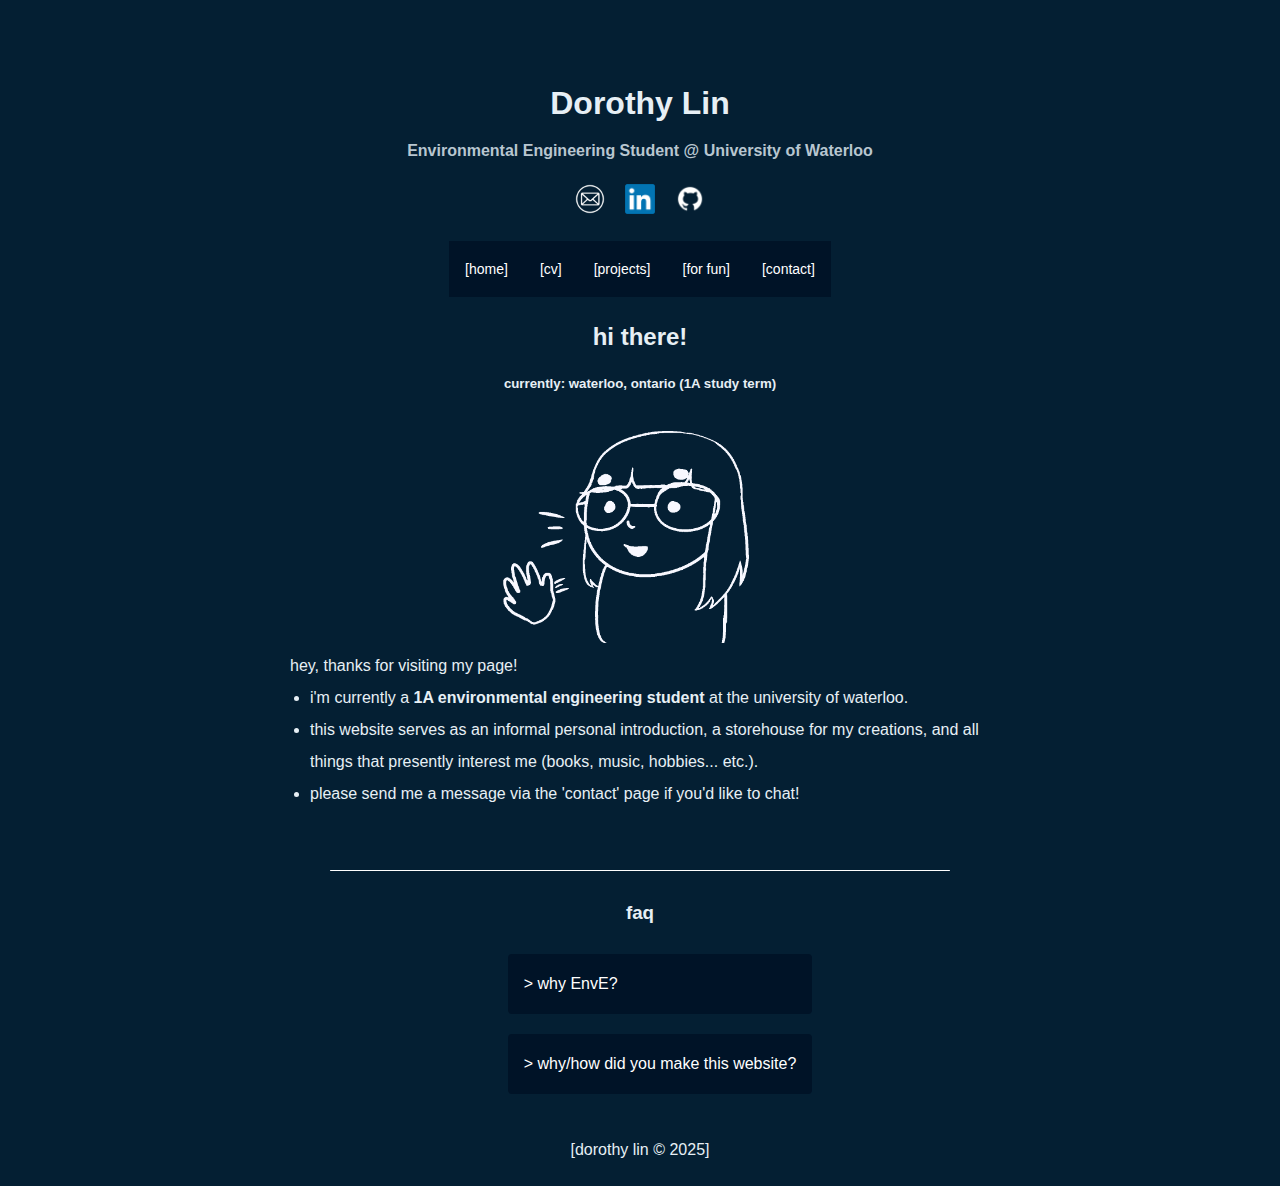
<file: index.html>
<!DOCTYPE html>
<html lang="en">
<head>
  <meta charset="UTF-8">
  <meta name="viewport" content="width=device-width, initial-scale=1.0">
   <link rel="stylesheet" href="style.css">
  <title>Dorothy Lin</title>
  <link rel="icon" type="image/x-icon" href="https://static.vecteezy.com/system/resources/previews/009/663/254/non_2x/water-drop-icon-transparent-free-png.png">
</head>
<body>
  <main>
    <h1>Dorothy Lin</h1>
    
    <h4>Environmental Engineering Student @ University of Waterloo</h4>
    
     <div class="social-links">
    <a href="mailto:d75lin@uwaterloo.ca" target="_blank">
      <img src=images/emailicon.png alt="Email" class="social-logo">
    </a>
    <a href="https://www.linkedin.com/in/dorothy-lin-a3750927a/" target="_blank">
      <img src=images/linkedinicon.png alt="LinkedIn" class="social-logo">
    </a>
    <a href="https://github.com/dorothy-yf-lin" target="_blank">
      <img src=images/githubicon.png alt="Github" class="social-logo">
    </a>
      </div>
  
    <nav class="navbar">
      <ul>
          <li><a href=index.html>[home]</a></li>
          <li><a href=cv.html>[cv]</a></li>
          <li><a href=projects.html>[projects]</a></li>
          <li><a href=fun.html>[for fun]</a></li>
          <li><a href=contact.html>[contact]</a></li>
      </ul>
    </nav>
    
    <h2>hi there!</h2>
    
    <h5>currently: waterloo, ontario (1A study term)</h5>
    
    <img src= images/welcome.gif
    style= "width:300px;height:225px">
    
    
    <p>hey, thanks for visiting my page!</p>
    
    <ul>
      <li>i'm currently a <strong> 1A environmental engineering student </strong> at the university of waterloo. </li>
      <li>this website serves as an informal personal introduction, a storehouse for my creations, and all things that presently interest me (books, music, hobbies... etc.).</li>
      <li>please send me a message via the 'contact' page if you'd like to chat!</li>
    </ul>
    
  
  </main>
  <hr>
  
  <h3>faq</h3>
  <ul>
    <details>
    <summary>> why EnvE?</summary>
      <ul>
        <li>water! i wanted to choose a career that would allow me to help me positively impact human health and responsibly manage the physical resources we've been given</li>
        <li>i intend on doing specializations in water resources (to fulfill my interest in drinking water treatment) and data modelling and analysis (out of personal interest in programming) in upper years!</li>
      </ul>
    </details>
  
  <details>
    <summary>> why/how did you make this website?</summary>
      <ul>
        <li>while it is very far from complete, i initially created this site on neocities to play around with html\css... i have since hosted it on github. please let me know if you can help me make this look nicer :)</li>
      </ul>
    </details>
  </ul>
  
  
  <footer class="footer">
      <p>[dorothy lin © 2025]</p>
  </footer>
  
</body>
</html>
</file>
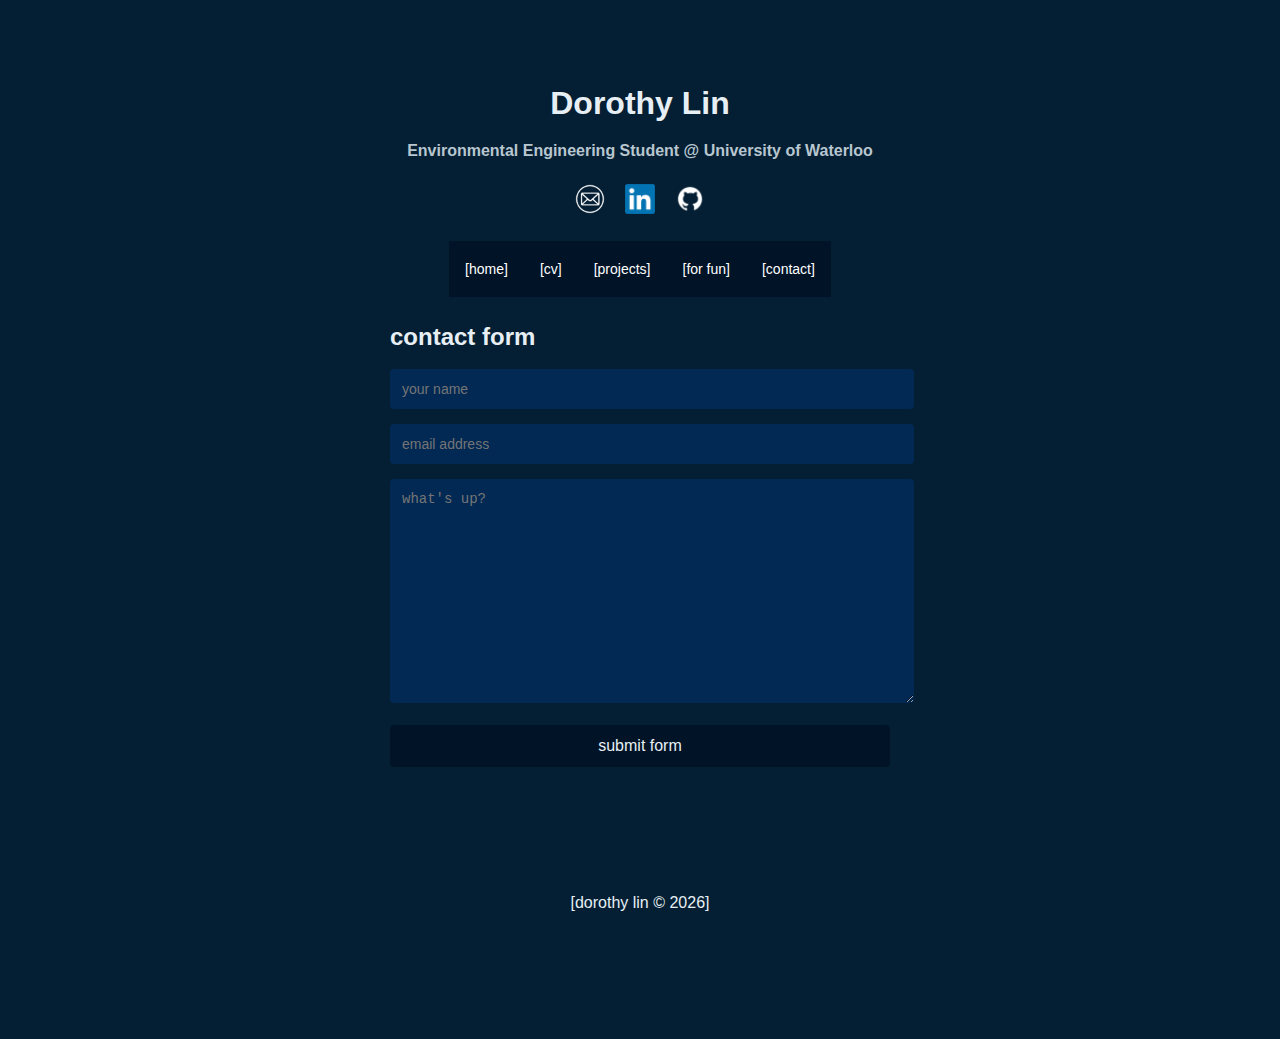
<file: contact.html>
<!DOCTYPE html>
<html>
  <head>
    <meta charset="UTF-8">
    <meta name="viewport" content="width=device-width, initial-scale=1.0">
    <link rel="stylesheet" href="style.css">
    <title>Dorothy Lin</title>
  
</head>
<body>
  <main>
    <h1>Dorothy Lin</h1>
    
    <h4>Environmental Engineering Student @ University of Waterloo</h4>
    
      <div class="social-links">
    <a href="mailto:d75lin@uwaterloo.ca" target="_blank">
      <img src=images/emailicon.png alt="Email" class="social-logo">
    </a>
    <a href="https://www.linkedin.com/in/dorothy-lin-a3750927a/" target="_blank">
      <img src=images/linkedinicon.png alt="LinkedIn" class="social-logo">
    </a>
    <a href="https://github.com/dorothy-yf-lin" target="_blank">
      <img src=images/githubicon.png alt="Github" class="social-logo">
    </a>
      </div>
  
    <nav class="navbar">
      <ul>
          <li><a href=index.html>[home]</a></li>
          <li><a href=cv.html>[cv]</a></li>
          <li><a href=projects.html>[projects]</a></li>
          <li><a href=fun.html>[for fun]</a></li>
          <li><a href=contact.html>[contact]</a></li>
      </ul>
    </nav>
    
    <div class="container">
      <h2>contact form</h2>
        <form id="contact-form" action="https://formsubmit.co/d11366095152fccc0693afc5312bb4ee" method="POST">
          <input type="hidden" name="_captcha" value="false">
        
          <input type="text" name="name" placeholder="your name" required>
          <input type="email" name="email" placeholder="email address" required>
          <textarea name="message" placeholder="what's up?" rows="5" required></textarea>
        
          <button type="submit">submit form</button>
        </form>
        
        <p id="form-message" style="display:none; color:green; font-weight:bold;">
          submitted! i'll get back to you soon.
        </p>
        
        <script>
          const form = document.getElementById("contact-form");
          const message = document.getElementById("form-message");
        
          form.addEventListener("submit", function(e) {
            e.preventDefault(); 
            const data = new FormData(form);
        
            fetch(form.action, {
              method: "POST",
              body: data,
            }).then(() => {
              form.reset();                 
              message.style.display = "block"; 
            });
          });
        </script>
    </div>
    
  </main>
  
  <footer class="footer">
      <p>[dorothy lin © 2026]</p>
  </footer>
  
</body>
</html>
</file>
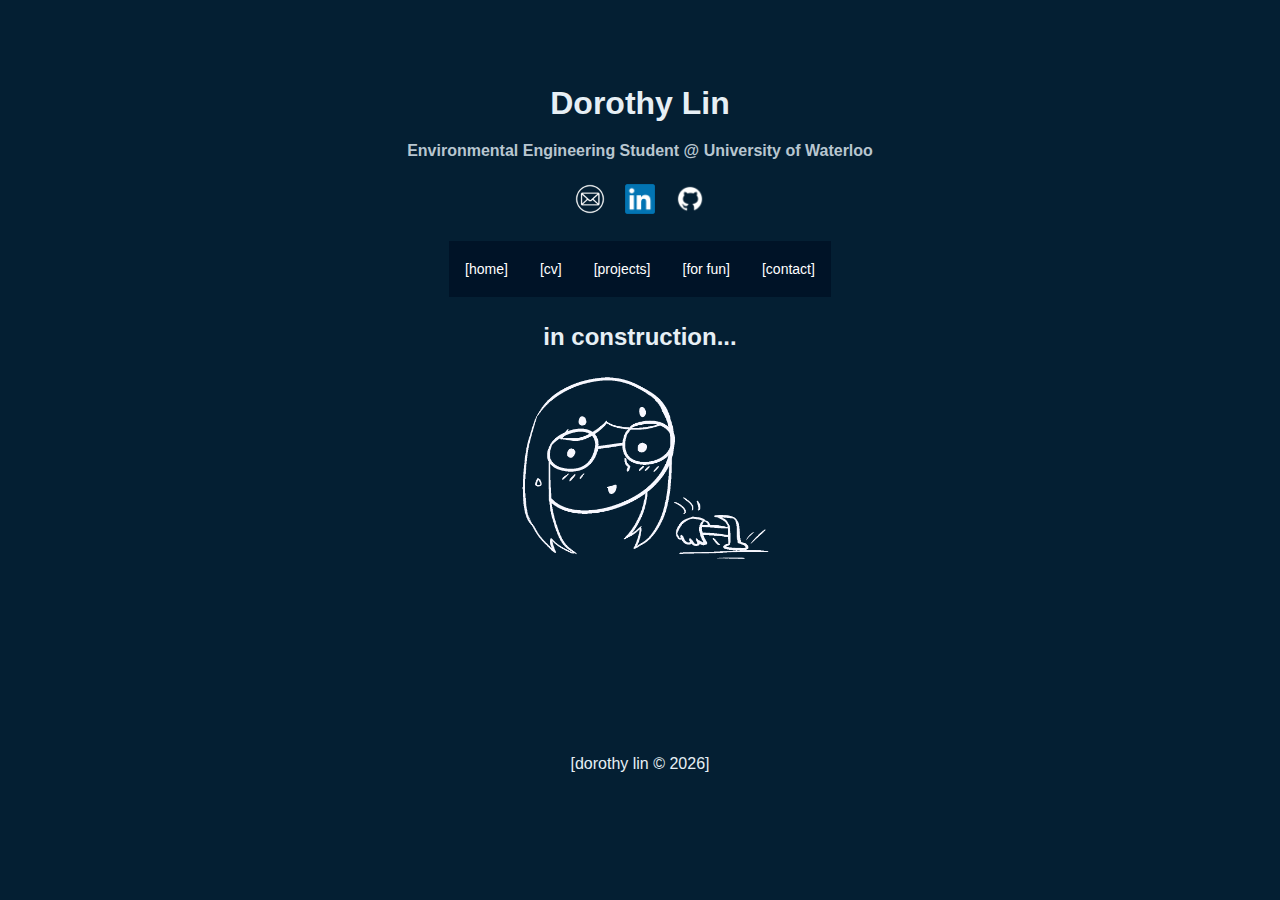
<file: cv.html>
<!DOCTYPE html>
<html>
  <head>
    <meta charset="UTF-8">
    <meta name="viewport" content="width=device-width, initial-scale=1.0">
    <link rel="stylesheet" href="style.css">
  <title>Dorothy Lin</title>
  
</head>
<body>
  <main>
    <h1>Dorothy Lin</h1>
    
    <h4>Environmental Engineering Student @ University of Waterloo</h4>
    
      <div class="social-links">
    <a href="mailto:d75lin@uwaterloo.ca" target="_blank">
      <img src=images/emailicon.png alt="Email" class="social-logo">
    </a>
    <a href="https://www.linkedin.com/in/dorothy-lin-a3750927a/" target="_blank">
      <img src=images/linkedinicon.png alt="LinkedIn" class="social-logo">
    </a>
    <a href="https://github.com/dorothy-yf-lin" target="_blank">
      <img src=images/githubicon.png alt="Github" class="social-logo">
    </a>
      </div>
  
    <nav class="navbar">
      <ul>
          <li><a href=index.html>[home]</a></li>
          <li><a href=cv.html>[cv]</a></li>
          <li><a href=projects.html>[projects]</a></li>
          <li><a href=fun.html>[for fun]</a></li>
          <li><a href=contact.html>[contact]</a></li>
      </ul>
    </nav>
    
    <h2>in construction...</h2>
    
    <img src= images/wip.gif
    style= "width:300px;height:200px">
    
  </main>
  
  <footer class="footer">
      <p>[dorothy lin © 2026]</p>
  </footer>
  
</body>
</html>
</file>
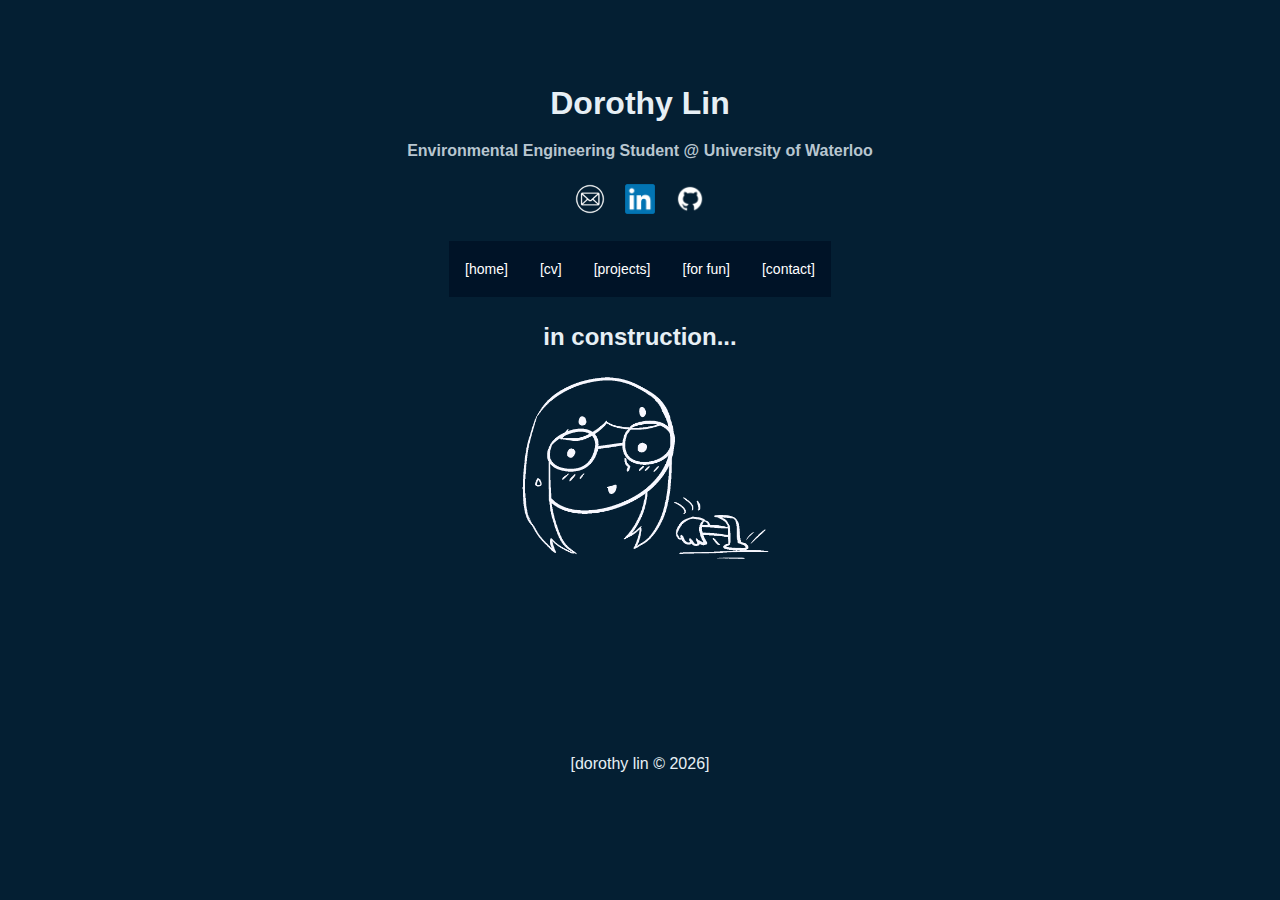
<file: fun.html>
<!DOCTYPE html>
<html>
  <head>
    <meta charset="UTF-8">
    <meta name="viewport" content="width=device-width, initial-scale=1.0">
    <link rel="stylesheet" href="style.css">
    <title>Dorothy Lin</title>
  
</head>
<body>
  <main>
    <h1>Dorothy Lin</h1>
    
    <h4>Environmental Engineering Student @ University of Waterloo</h4>
    
      <div class="social-links">
    <a href="mailto:d75lin@uwaterloo.ca" target="_blank">
      <img src=images/emailicon.png alt="Email" class="social-logo">
    </a>
    <a href="https://www.linkedin.com/in/dorothy-lin-a3750927a/" target="_blank">
      <img src=images/linkedinicon.png alt="LinkedIn" class="social-logo">
    </a>
    <a href="https://github.com/dorothy-yf-lin" target="_blank">
      <img src=images/githubicon.png alt="Github" class="social-logo">
    </a>
      </div>
  
    <nav class="navbar">
      <ul>
          <li><a href=index.html>[home]</a></li>
          <li><a href=cv.html>[cv]</a></li>
          <li><a href=projects.html>[projects]</a></li>
          <li><a href=fun.html>[for fun]</a></li>
          <li><a href=contact.html>[contact]</a></li>
      </ul>
    </nav>
    
    <h2>in construction...</h2>
    
    <img src= images/wip.gif
    style= "width:300px;height:200px">
    
  </main>
  
  <footer class="footer">
      <p>[dorothy lin © 2026]</p>
  </footer>
  
</body>
</html>
</file>
<file: style.css>
html, body {
      height: 100%;
      margin: 0;
      display: flex;
      flex-direction: column;
    }
    
    body {
      font-family: Arial, sans-serif;
      text-align: center;
      margin: 70px 20px 0px 20px;
      line-height: 25px;
      background-color: #041f33;
      color: #e7eff5;
      padding-bottom: 100px;
    }
    
    main {
      flex: 1;
      margin-bottom: 50px;
    }
   
    .social-links {
      display: flex;
      justify-content: center;
      margin: 20px 0;  
    }
    
    .social-links a {
      margin: 0 10px;  
    }
    
    .social-logo {
      width: 30px;  
      height: 30px;
    } 
    
    h4 {
      color: #b8c6d0;
    }
    
    hr {
      display: block;
      border: none;        
      height: 1px;         
      background-color: #ffffff;  
      width: 50%;         
      margin: 10px auto 10px auto;
      border-radius: 2px;
      flex:0 0 auto;
    }
    
    p {
      text-align: left;
      line-height: 2;
      margin: 0 auto;
      max-width: 700px;
    } 
    
    ul {
      list-style-type: disc;
      line-height: 2;
      text-align: left;
      max-width: 700px;
      margin: 0 auto;
    }
    
    .navbar ul{
      display: inline-block;
      list-style-type: none;
      margin: 0;
      padding: 0;
      overflow: hidden;
      background-color: #001327;
      font-size: 14px;
    }
    
    
    li {
      float: left;
    }
    
    li a {
      color: white;
      display: block;
      text-align: center;
      padding: 14px 16px;
      text-decoration: none;
      transition: background-color 0.5s ease-in-out;
    }
    
    li a:hover {
      background-color: #012954;
    }
    
    a:link {
      color: white;
    }
    
    details {
      margin: 10px auto;
      max-width: 700px;
      width: 100%;
      display: block;
      clear: both; 
    }
    
    details summary {
      list-style: none;
      background-color: #001327;
      color: white;
      padding: 14px 16px;
      cursor: pointer;
      margin: 10px auto;
      max-width: 700px;
      border-radius: 4px;
      transition: background-color 0.5s ease-in-out;
      display: block;
    }
    
    details summary::-webkit-details-marker {
      display: none;
    }
    details summary::marker {
      display: none;
    }
    
    details summary:hover {
      background-color: #012954;
    }
    
    details[open] ul {
      display: block;
    }
    
    details ul {
      list-style-type: disc;
      list-style-position: inside; 
      padding: 5px 20px 10px 20px; 
      margin: 0 auto 15px auto;
      background-color: #041f33;
      max-width: 700px;
      width: 100%;
      box-sizing: border-box;
    }
   
    
    details ul li:last-child {
      padding-bottom: 20px; 
    }

    .footer {
      margin: auto;
      text-align: center;
      padding: 20px 0;
      color: #e7eff5;
    }
    
    .container {
      max-width: 500px;
      margin: 0 auto 50px;
      text-align: left;
    }
    
    .container h1 {
      text-align: center;
      margin-bottom: 20px;
    }
    
    .form-row {
      display: flex;
      flex-wrap: wrap;
      gap: 10px;
    }
    
    .form-row .col {
      flex: 1 1 100%;
    }
    
    input[type="text"],
    input[type="email"],
    textarea {
      width: 100%;
      padding: 12px;
      margin-bottom: 15px;
      border-radius: 4px;
      border: none;
      background-color: #012954;
      color: #e7eff5;
      font-size: 14px;
    }
    
    textarea {
      height: 200px; 
      resize: vertical;
    }
    
    button[type="submit"] {
      display: block;
      width: 100%;
      padding: 12px;
      background-color: #001327;
      color: #e7eff5;
      border: none;
      border-radius: 4px;
      font-size: 16px;
      cursor: pointer;
      transition: background-color 0.3s ease;
    }
    
    button[type="submit"]:hover {
      background-color: #012954;
    }
    
    #form-message {
      text-align: center;
      color: #00ff88;
      font-weight: bold;
      margin-top: 15px;
    }
    
    @media(min-width: 600px) {
      .form-row .col {
        flex: 1; 
      }
    }
</file>
